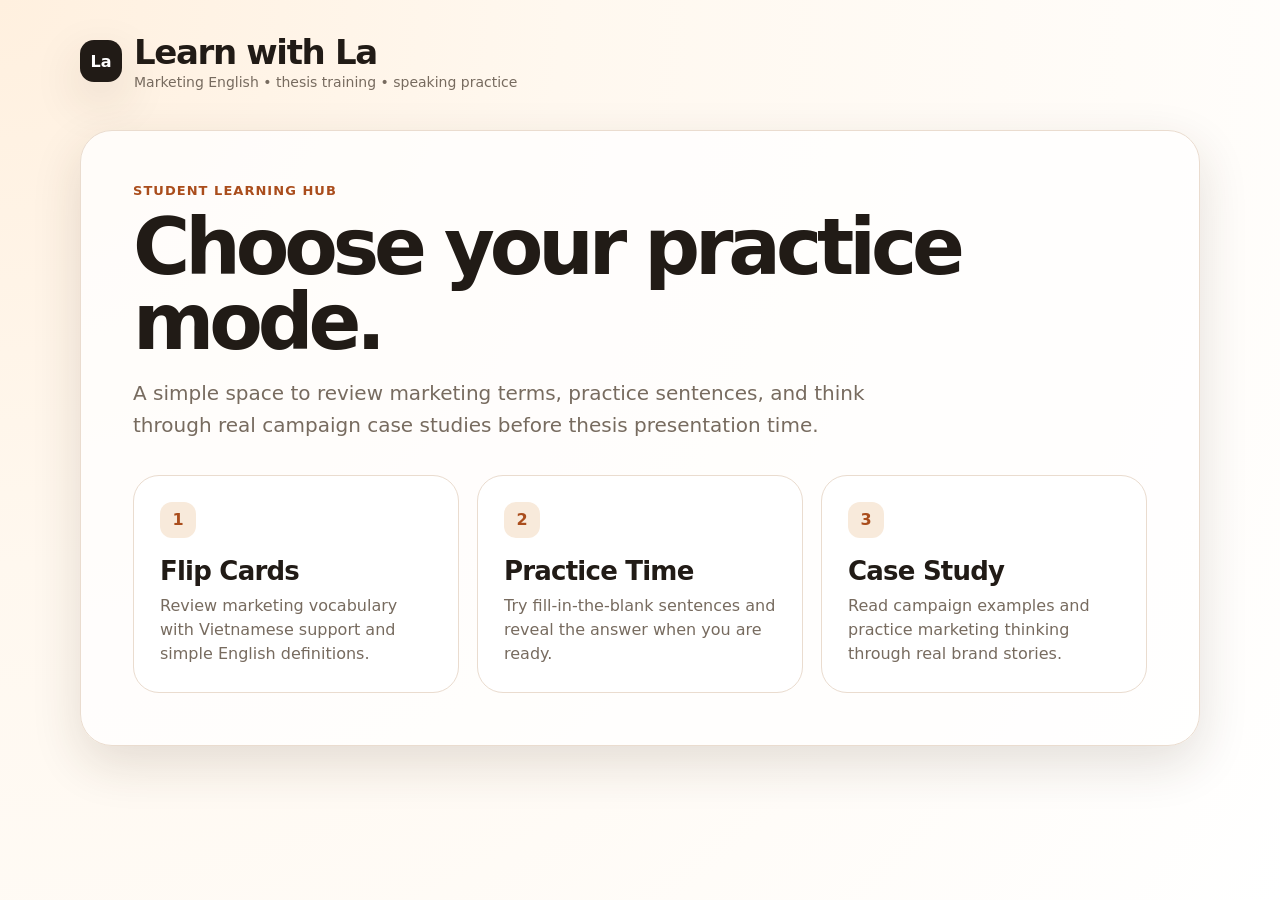
<file: index.html>
<!DOCTYPE html>
<html lang="en">
<head>
  <meta charset="UTF-8" />
  <meta name="viewport" content="width=device-width, initial-scale=1.0" />
  <title>Learn with La — Marketing English Training</title>
  <meta name="description" content="A cute study hub for marketing vocabulary, practice sentences, and case studies for thesis presentation preparation." />
  <meta property="og:title" content="Learn with La — Marketing English Training" />
  <meta property="og:description" content="A cute study hub for marketing vocabulary, practice sentences, and case studies for thesis presentation preparation." />
  <meta property="og:type" content="website" />
  <meta property="og:url" content="https://learnwithla.github.io/marketing-thesis-training/" />
  <meta property="og:image" content="https://learnwithla.github.io/marketing-thesis-training/og-image.png" />
  <meta name="twitter:card" content="summary_large_image" />
  <meta name="twitter:title" content="Learn with La — Marketing English Training" />
  <meta name="twitter:description" content="A cute study hub for marketing vocabulary, practice sentences, and case studies for thesis presentation preparation." />
  <meta name="twitter:image" content="https://learnwithla.github.io/marketing-thesis-training/og-image.png" />
  <link rel="stylesheet" href="styles.css" />
</head>
<body>
  <div class="app">
    <header class="topbar">
      <a class="brand" href="index.html" aria-label="Go to homepage">
        <div class="logo">La</div>
        <div>
          <h1>Learn with La</h1>
          <p>Marketing English • thesis training • speaking practice</p>
        </div>
      </a>
    </header>

    <main class="hero">
      <section class="hero-card">
        <div class="eyebrow">Student learning hub</div>
        <h2>Choose your practice mode.</h2>
        <p class="subtitle">A simple space to review marketing terms, practice sentences, and think through real campaign case studies before thesis presentation time.</p>

        <div class="option-grid">
          <a class="option" href="vocab.html">
            <div class="num">1</div>
            <h3>Flip Cards</h3>
            <p>Review marketing vocabulary with Vietnamese support and simple English definitions.</p>
          </a>
          <a class="option" href="practice.html">
            <div class="num">2</div>
            <h3>Practice Time</h3>
            <p>Try fill-in-the-blank sentences and reveal the answer when you are ready.</p>
          </a>
          <a class="option" href="casestudy.html">
            <div class="num">3</div>
            <h3>Case Study</h3>
            <p>Read campaign examples and practice marketing thinking through real brand stories.</p>
          </a>
        </div>
      </section>
    </main>
  </div>
</body>
</html>
</file>
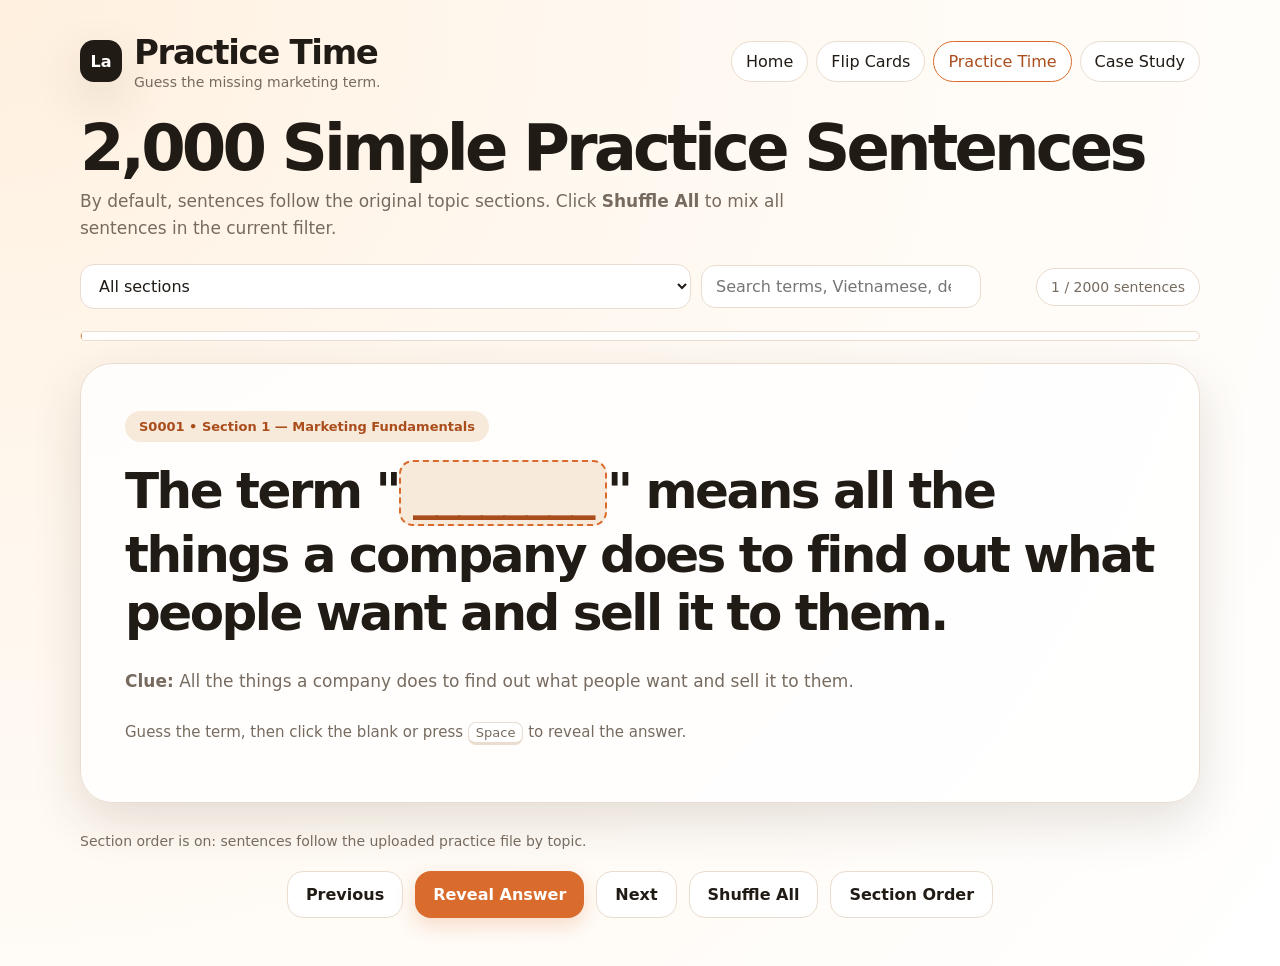
<file: practice.html>
<!DOCTYPE html>
<html lang="en">
<head>
  <meta charset="UTF-8" />
  <meta name="viewport" content="width=device-width, initial-scale=1.0" />
  <title>Marketing English Practice Time</title>
  <meta name="description" content="Practice 2,000 simple marketing sentences with fill-in-the-blank answers and shuffle mode." />
  <meta property="og:title" content="Marketing English Practice Time" />
  <meta property="og:description" content="Practice 2,000 simple marketing sentences with fill-in-the-blank answers and shuffle mode." />
  <meta property="og:type" content="website" />
  <meta property="og:url" content="https://learnwithla.github.io/marketing-thesis-training/practice.html" />
  <meta property="og:image" content="https://learnwithla.github.io/marketing-thesis-training/og-image.png" />
  <meta name="twitter:card" content="summary_large_image" />
  <meta name="twitter:title" content="Marketing English Practice Time" />
  <meta name="twitter:description" content="Practice 2,000 simple marketing sentences with fill-in-the-blank answers and shuffle mode." />
  <meta name="twitter:image" content="https://learnwithla.github.io/marketing-thesis-training/og-image.png" />
  <link rel="stylesheet" href="styles.css" />
</head>
<body>
  <div class="app">
    <header class="topbar">
      <a class="brand" href="index.html" aria-label="Go to homepage">
        <div class="logo">La</div>
        <div>
          <h1>Practice Time</h1>
          <p>Guess the missing marketing term.</p>
        </div>
      </a>
      <nav class="nav" aria-label="Main navigation">
        <a href="index.html">Home</a>
        <a href="vocab.html">Flip Cards</a>
        <a class="active" href="practice.html">Practice Time</a>
        <a href="casestudy.html">Case Study</a>
      </nav>
    </header>

    <main>
      <h2 class="page-title">2,000 Simple Practice Sentences</h2>
      <p class="page-subtitle">By default, sentences follow the original topic sections. Click <strong>Shuffle All</strong> to mix all sentences in the current filter.</p>

      <div class="toolbar">
        <div class="filters">
          <select id="practiceSection" aria-label="Filter by section"></select>
          <input id="practiceSearch" type="search" placeholder="Search terms, Vietnamese, definitions, or sentences..." aria-label="Search practice sentences" />
        </div>
        <span class="pill" id="practiceCount"></span>
      </div>

      <div class="study-wrap">
        <div class="progress"><div class="bar" id="practiceBar"></div></div>
        <div class="card-panel practice-card" id="practicePanel"></div>
        <p class="status-line" id="practiceStatus"></p>
        <div class="controls">
          <button class="btn secondary" id="practicePrev">Previous</button>
          <button class="btn" id="practiceReveal">Reveal Answer</button>
          <button class="btn secondary" id="practiceNext">Next</button>
          <button class="btn secondary" id="practiceShuffle">Shuffle All</button>
          <button class="btn secondary" id="practiceReset">Section Order</button>
        </div>
      </div>
    </main>
  </div>

  <script src="practice-data.js"></script>
  <script>
    const DATA = window.PRACTICE_DATA || [];
    const topics = [...new Map(DATA.map(x => [x.section, x.topic])).entries()].sort((a,b)=>a[0]-b[0]);
    const state = { index: 0, revealed: false, items: [...DATA], shuffled: false };
    const $ = (id) => document.getElementById(id);
    function escapeHTML(s) { return String(s ?? '').replace(/[&<>"']/g, ch => ({'&':'&amp;','<':'&lt;','>':'&gt;','"':'&quot;',"'":'&#39;'}[ch])); }
    function populateSectionSelect(select) {
      select.innerHTML = '<option value="all">All sections</option>' + topics.map(([num, topic]) => `<option value="${num}">Section ${num} — ${escapeHTML(topic)}</option>`).join('');
    }
    function currentFilteredList() {
      const sectionVal = $('practiceSection').value;
      const q = $('practiceSearch').value.trim().toLowerCase();
      return DATA.filter(item => {
        const sectionOK = sectionVal === 'all' || item.section === Number(sectionVal);
        const text = `${item.id} ${item.term} ${item.vi || ''} ${item.definition} ${item.sentence} ${item.topic}`.toLowerCase();
        return sectionOK && (!q || text.includes(q));
      });
    }
    function filterItems() {
      state.items = currentFilteredList();
      state.index = 0;
      state.revealed = false;
      state.shuffled = false;
      renderPractice();
    }
    function progressPct() { return state.items.length ? ((state.index + 1) / state.items.length) * 100 : 0; }
    function blankSentenceHTML(item, revealed) {
      const parts = item.blanked.split('[[BLANK]]');
      const blankClass = revealed ? 'blank revealed' : 'blank';
      const answer = revealed ? escapeHTML(item.blank_answer) : '________';
      return `${escapeHTML(parts[0] || '')}<span class="${blankClass}" id="activeBlank" title="Click to reveal answer">${answer}</span>${escapeHTML(parts.slice(1).join(''))}`;
    }
    function renderPractice() {
      const items = state.items;
      $('practiceCount').textContent = items.length ? `${state.index + 1} / ${items.length} sentences` : '0 sentences';
      $('practiceBar').style.width = progressPct() + '%';
      $('practiceStatus').textContent = state.shuffled ? 'Shuffle mode is on: sentences are mixed randomly.' : 'Section order is on: sentences follow the uploaded practice file by topic.';
      if (!items.length) { $('practicePanel').innerHTML = '<div class="empty">No practice sentences match this filter.</div>'; return; }
      const item = items[state.index];
      const clueText = state.revealed
        ? `<strong>${escapeHTML(item.term)}:</strong> ${escapeHTML(item.definition)}${item.vi ? ` <span class="vi-term" style="font-size: inherit; display:block; margin-top:8px;">${escapeHTML(item.vi)}</span>` : ''}`
        : `<strong>Clue:</strong> ${escapeHTML(item.definition)}`;
      $('practicePanel').innerHTML = `<div><div class="week-tag">${escapeHTML(item.id)} • Section ${item.section} — ${escapeHTML(item.topic)}</div><p class="sentence">${blankSentenceHTML(item, state.revealed)}</p><p class="practice-definition visible">${clueText}</p><p class="hint">Guess the term, then click the blank or press <span class="kbd">Space</span> to reveal the answer.</p></div>`;
      const blank = $('activeBlank');
      if (blank) blank.addEventListener('click', () => { state.revealed = !state.revealed; renderPractice(); });
      $('practiceReveal').textContent = state.revealed ? 'Hide Answer' : 'Reveal Answer';
    }
    function next() { if (!state.items.length) return; state.index = (state.index + 1) % state.items.length; state.revealed = false; renderPractice(); }
    function prev() { if (!state.items.length) return; state.index = (state.index - 1 + state.items.length) % state.items.length; state.revealed = false; renderPractice(); }
    function shuffleArray(arr) {
      const copy = [...arr];
      for (let i = copy.length - 1; i > 0; i--) {
        const j = Math.floor(Math.random() * (i + 1));
        [copy[i], copy[j]] = [copy[j], copy[i]];
      }
      return copy;
    }
    function shuffleAll() {
      const base = currentFilteredList();
      state.items = shuffleArray(base);
      state.index = 0;
      state.revealed = false;
      state.shuffled = true;
      renderPractice();
    }
    function resetOrder() {
      state.items = currentFilteredList();
      state.index = 0;
      state.revealed = false;
      state.shuffled = false;
      renderPractice();
    }
    function toggleReveal() { if (!state.items.length) return; state.revealed = !state.revealed; renderPractice(); }
    populateSectionSelect($('practiceSection'));
    $('practiceSection').addEventListener('input', filterItems);
    $('practiceSearch').addEventListener('input', filterItems);
    $('practiceReveal').addEventListener('click', toggleReveal);
    $('practiceNext').addEventListener('click', next);
    $('practicePrev').addEventListener('click', prev);
    $('practiceShuffle').addEventListener('click', shuffleAll);
    $('practiceReset').addEventListener('click', resetOrder);
    document.addEventListener('keydown', (e) => {
      if (e.key === 'ArrowRight') next();
      if (e.key === 'ArrowLeft') prev();
      if (e.code === 'Space' && !['INPUT','SELECT'].includes(document.activeElement.tagName)) { e.preventDefault(); toggleReveal(); }
    });
    renderPractice();
  </script>
</body>
</html>
</file>
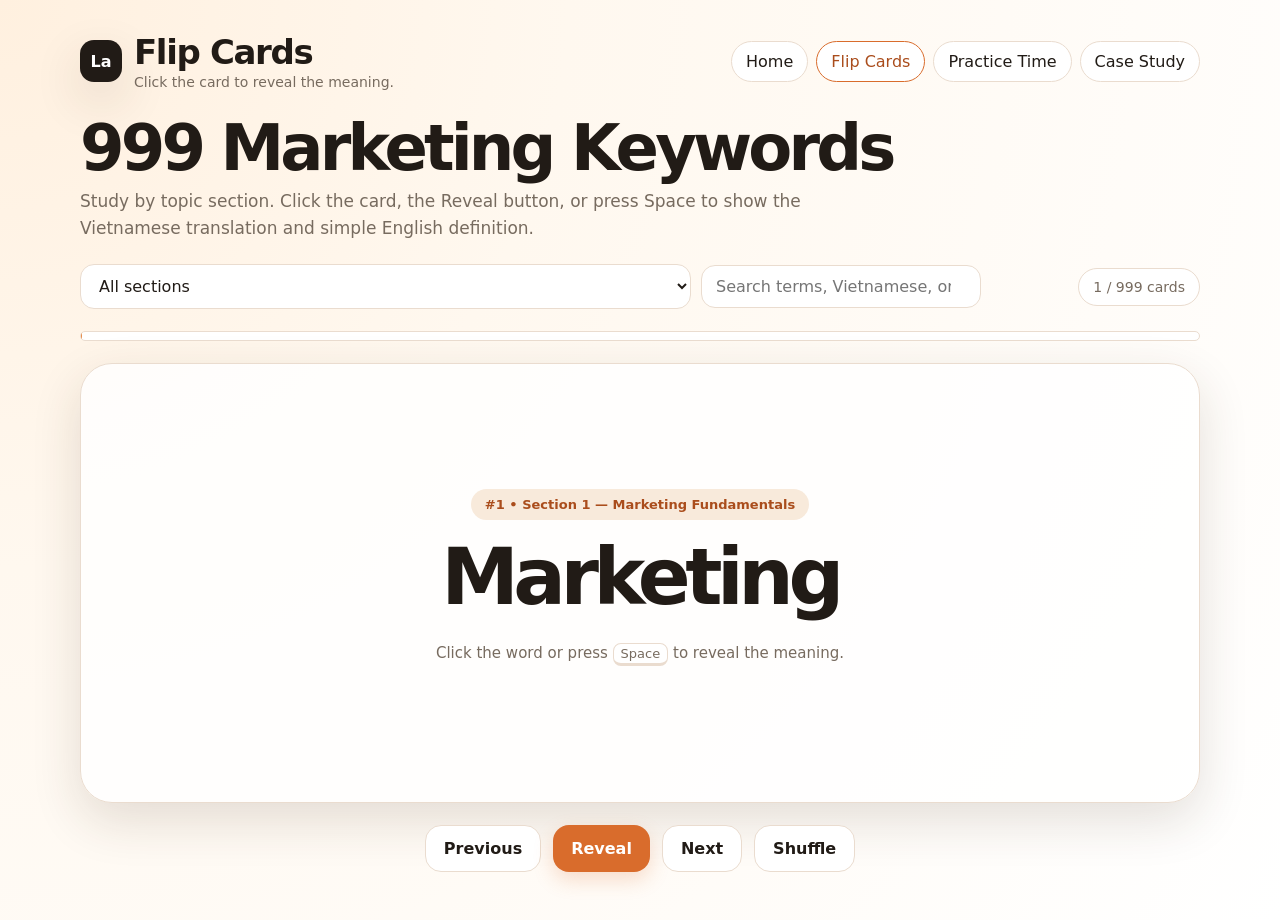
<file: vocab.html>
<!DOCTYPE html>
<html lang="en">
<head>
  <meta charset="UTF-8" />
  <meta name="viewport" content="width=device-width, initial-scale=1.0" />
  <title>Marketing English Flip Cards</title>
  <meta name="description" content="Review 999 marketing keywords with Vietnamese support and simple English definitions." />
  <meta property="og:title" content="Marketing English Flip Cards" />
  <meta property="og:description" content="Review 999 marketing keywords with Vietnamese support and simple English definitions." />
  <meta property="og:type" content="website" />
  <meta property="og:url" content="https://learnwithla.github.io/marketing-thesis-training/vocab.html" />
  <meta property="og:image" content="https://learnwithla.github.io/marketing-thesis-training/og-image.png" />
  <meta name="twitter:card" content="summary_large_image" />
  <meta name="twitter:title" content="Marketing English Flip Cards" />
  <meta name="twitter:description" content="Review 999 marketing keywords with Vietnamese support and simple English definitions." />
  <meta name="twitter:image" content="https://learnwithla.github.io/marketing-thesis-training/og-image.png" />
  <link rel="stylesheet" href="styles.css" />
</head>
<body>
  <div class="app">
    <header class="topbar">
      <a class="brand" href="index.html" aria-label="Go to homepage">
        <div class="logo">La</div>
        <div>
          <h1>Flip Cards</h1>
          <p>Click the card to reveal the meaning.</p>
        </div>
      </a>
      <nav class="nav" aria-label="Main navigation">
        <a href="index.html">Home</a>
        <a class="active" href="vocab.html">Flip Cards</a>
        <a href="practice.html">Practice Time</a>
        <a href="casestudy.html">Case Study</a>
      </nav>
    </header>

    <main>
      <h2 class="page-title">999 Marketing Keywords</h2>
      <p class="page-subtitle">Study by topic section. Click the card, the Reveal button, or press Space to show the Vietnamese translation and simple English definition.</p>

      <div class="toolbar">
        <div class="filters">
          <select id="vocabSection" aria-label="Filter by section"></select>
          <input id="vocabSearch" type="search" placeholder="Search terms, Vietnamese, or definitions..." aria-label="Search vocabulary" />
        </div>
        <span class="pill" id="vocabCount"></span>
      </div>

      <div class="study-wrap">
        <div class="progress"><div class="bar" id="vocabBar"></div></div>
        <div class="card-panel">
          <button class="flash-card" id="flashCard" aria-label="Click to reveal card"></button>
        </div>
        <div class="controls">
          <button class="btn secondary" id="vocabPrev">Previous</button>
          <button class="btn" id="vocabFlip">Reveal</button>
          <button class="btn secondary" id="vocabNext">Next</button>
          <button class="btn secondary" id="vocabShuffle">Shuffle</button>
        </div>
      </div>
    </main>
  </div>

  <script src="vocab-data.js"></script>
  <script>
    const DATA = window.VOCAB_DATA || [];
    const topics = [...new Map(DATA.map(x => [x.section, x.topic])).entries()].sort((a,b)=>a[0]-b[0]);
    const state = { index: 0, revealed: false, items: [...DATA] };
    const $ = (id) => document.getElementById(id);
    function escapeHTML(s) { return String(s ?? '').replace(/[&<>"']/g, ch => ({'&':'&amp;','<':'&lt;','>':'&gt;','"':'&quot;',"'":'&#39;'}[ch])); }
    function populateSectionSelect(select) {
      select.innerHTML = '<option value="all">All sections</option>' + topics.map(([num, topic]) => `<option value="${num}">Section ${num} — ${escapeHTML(topic)}</option>`).join('');
    }
    function filterItems() {
      const sectionVal = $('vocabSection').value;
      const q = $('vocabSearch').value.trim().toLowerCase();
      const list = DATA.filter(item => {
        const sectionOK = sectionVal === 'all' || item.section === Number(sectionVal);
        const text = `${item.id} ${item.term} ${item.vi || ''} ${item.definition} ${item.topic}`.toLowerCase();
        return sectionOK && (!q || text.includes(q));
      });
      state.items = list;
      state.index = 0;
      state.revealed = false;
      renderVocab();
    }
    function progressPct() { return state.items.length ? ((state.index + 1) / state.items.length) * 100 : 0; }
    function renderVocab() {
      const items = state.items;
      $('vocabCount').textContent = items.length ? `${state.index + 1} / ${items.length} cards` : '0 cards';
      $('vocabBar').style.width = progressPct() + '%';
      if (!items.length) { $('flashCard').innerHTML = '<div class="empty">No cards match this filter.</div>'; return; }
      const item = items[state.index];
      if (!state.revealed) {
        $('flashCard').innerHTML = `<div><div class="week-tag">#${item.id} • Section ${item.section} — ${escapeHTML(item.topic)}</div><p class="term">${escapeHTML(item.term)}</p><p class="hint">Click the word or press <span class="kbd">Space</span> to reveal the meaning.</p></div>`;
        $('vocabFlip').textContent = 'Reveal';
      } else {
        $('flashCard').innerHTML = `<div><div class="week-tag">#${item.id} • Section ${item.section} — ${escapeHTML(item.topic)}</div><p class="flipped-term">${escapeHTML(item.term)}</p><p class="vi-term">${escapeHTML(item.vi || '')}</p><p class="definition">${escapeHTML(item.definition)}</p><p class="hint">Click again to hide the meaning.</p></div>`;
        $('vocabFlip').textContent = 'Hide';
      }
    }
    function next() { if (!state.items.length) return; state.index = (state.index + 1) % state.items.length; state.revealed = false; renderVocab(); }
    function prev() { if (!state.items.length) return; state.index = (state.index - 1 + state.items.length) % state.items.length; state.revealed = false; renderVocab(); }
    function shuffle() {
      if (state.items.length < 2) return;
      let randomIndex = Math.floor(Math.random() * state.items.length);
      if (randomIndex === state.index) randomIndex = (randomIndex + 1) % state.items.length;
      state.index = randomIndex; state.revealed = false; renderVocab();
    }
    function toggleReveal() { if (!state.items.length) return; state.revealed = !state.revealed; renderVocab(); }
    populateSectionSelect($('vocabSection'));
    $('vocabSection').addEventListener('input', filterItems);
    $('vocabSearch').addEventListener('input', filterItems);
    $('flashCard').addEventListener('click', toggleReveal);
    $('vocabFlip').addEventListener('click', toggleReveal);
    $('vocabNext').addEventListener('click', next);
    $('vocabPrev').addEventListener('click', prev);
    $('vocabShuffle').addEventListener('click', shuffle);
    document.addEventListener('keydown', (e) => {
      if (e.key === 'ArrowRight') next();
      if (e.key === 'ArrowLeft') prev();
      if (e.code === 'Space' && !['INPUT','SELECT'].includes(document.activeElement.tagName)) { e.preventDefault(); toggleReveal(); }
    });
    renderVocab();
  </script>
</body>
</html>
</file>
<file: styles.css>
:root {
      --bg: #fff8ef;
      --card: #ffffff;
      --ink: #211b16;
      --muted: #776b5f;
      --line: #eadccf;
      --accent: #d96c2c;
      --accent-dark: #aa4d1c;
      --soft: #f8eadb;
      --success: #2e7356;
      --purple: #6c50c7;
      --shadow: 0 18px 50px rgba(63, 39, 20, 0.14);
      --radius: 24px;
    }
    * { box-sizing: border-box; }
    html { scroll-behavior: smooth; }
    body {
      margin: 0;
      font-family: Inter, ui-sans-serif, system-ui, -apple-system, BlinkMacSystemFont, "Segoe UI", sans-serif;
      background: radial-gradient(circle at top left, #fff0df 0, var(--bg) 36%, #ffffff 100%);
      color: var(--ink);
      min-height: 100vh;
    }
    button, select, input { font: inherit; }
    a { color: inherit; }
    .app { width: min(1120px, calc(100% - 32px)); margin: 0 auto; padding: 32px 0 48px; }
    .topbar { display: flex; align-items: center; justify-content: space-between; gap: 16px; margin-bottom: 24px; }
    .brand { display: flex; gap: 12px; align-items: center; text-decoration: none; }
    .logo { width: 42px; height: 42px; border-radius: 14px; background: var(--ink); color: #fff; display: grid; place-items: center; font-weight: 800; box-shadow: var(--shadow); }
    .brand h1 { margin: 0; font-size: clamp(22px, 4vw, 34px); letter-spacing: -0.04em; }
    .brand p { margin: 2px 0 0; color: var(--muted); font-size: 14px; }
    .nav { display: flex; align-items: center; gap: 8px; flex-wrap: wrap; justify-content: flex-end; }
    .nav a, .nav button { border: 1px solid var(--line); background: #fff; border-radius: 999px; padding: 10px 14px; cursor: pointer; color: var(--ink); text-decoration: none; }
    .nav a:hover, .nav button:hover, .nav .active { border-color: var(--accent); color: var(--accent-dark); }
    .hero { min-height: 72vh; display: grid; align-items: center; }
    .hero-card { background: rgba(255,255,255,.78); border: 1px solid var(--line); border-radius: 32px; padding: clamp(24px, 5vw, 52px); box-shadow: var(--shadow); }
    .eyebrow { color: var(--accent-dark); font-weight: 800; text-transform: uppercase; letter-spacing: .08em; font-size: 13px; margin-bottom: 12px; }
    .hero h2 { margin: 0; font-size: clamp(38px, 7vw, 78px); line-height: .95; letter-spacing: -0.065em; }
    .subtitle { color: var(--muted); font-size: clamp(16px, 2vw, 20px); max-width: 780px; line-height: 1.6; margin: 18px 0 0; }
    .option-grid { display: grid; grid-template-columns: repeat(3, minmax(0, 1fr)); gap: 18px; margin-top: 34px; }
    .option { text-align: left; border: 1px solid var(--line); background: #fff; border-radius: 26px; padding: 26px; cursor: pointer; transition: transform .18s ease, box-shadow .18s ease, border-color .18s ease; min-height: 180px; text-decoration: none; color: inherit; display: block; }
    .option:hover { transform: translateY(-4px); border-color: var(--accent); box-shadow: var(--shadow); }
    .option .num { width: 36px; height: 36px; border-radius: 12px; background: var(--soft); color: var(--accent-dark); display: grid; place-items: center; font-weight: 900; margin-bottom: 18px; }
    .option h3 { margin: 0 0 8px; font-size: 26px; letter-spacing: -0.03em; }
    .option p { margin: 0; color: var(--muted); line-height: 1.5; }
    .page-title { margin: 26px 0 8px; font-size: clamp(34px, 6vw, 64px); line-height: 1; letter-spacing: -0.06em; }
    .page-subtitle { margin: 0 0 22px; color: var(--muted); font-size: 17px; line-height: 1.6; max-width: 780px; }
    .toolbar { display: flex; flex-wrap: wrap; gap: 12px; align-items: center; justify-content: space-between; margin: 18px 0 22px; }
    .filters { display: flex; flex-wrap: wrap; gap: 10px; align-items: center; }
    .filters select, .filters input { border: 1px solid var(--line); background: #fff; color: var(--ink); padding: 11px 14px; border-radius: 14px; outline: none; }
    .filters input { min-width: 280px; }
    .pill { display: inline-flex; align-items: center; gap: 8px; border: 1px solid var(--line); background: #fff; color: var(--muted); border-radius: 999px; padding: 10px 14px; font-size: 14px; }
    .study-wrap { display: grid; gap: 22px; }
    .card-panel { background: rgba(255,255,255,.84); border: 1px solid var(--line); border-radius: 32px; padding: clamp(20px, 5vw, 44px); box-shadow: var(--shadow); min-height: 440px; display: grid; align-items: center; }
    .flash-card { border: 0; width: 100%; background: transparent; padding: 0; cursor: pointer; text-align: center; color: inherit; min-height: 300px; display: grid; place-items: center; }
    .week-tag { display: inline-flex; align-items: center; justify-content: center; background: var(--soft); color: var(--accent-dark); border-radius: 999px; padding: 8px 14px; font-size: 13px; font-weight: 800; margin-bottom: 18px; }
    .term { font-size: clamp(38px, 8vw, 78px); line-height: 1; letter-spacing: -0.07em; font-weight: 900; margin: 0 auto; max-width: 920px; }
    .definition { font-size: clamp(22px, 3.8vw, 38px); line-height: 1.22; letter-spacing: -0.035em; font-weight: 750; margin: 0 auto; max-width: 900px; }
    .flipped-term { font-size: clamp(34px, 6vw, 60px); line-height: 1.02; letter-spacing: -0.06em; font-weight: 900; margin: 0 auto 8px; max-width: 920px; }
    .vi-term { font-size: clamp(20px, 3vw, 30px); line-height: 1.2; font-weight: 800; color: var(--accent-dark); margin: 0 auto 24px; max-width: 900px; }
    .hint { color: var(--muted); margin-top: 28px; font-size: 15px; }
    .kbd { border: 1px solid var(--line); border-bottom-width: 3px; border-radius: 8px; padding: 2px 7px; background: #fff; font-size: 13px; }
    .example-small { color: var(--muted); margin: 26px auto 0; max-width: 820px; line-height: 1.6; font-size: 16px; }
    .controls { display: flex; flex-wrap: wrap; justify-content: center; gap: 12px; }
    .btn { border: 0; background: var(--accent); color: #fff; padding: 13px 18px; border-radius: 16px; cursor: pointer; font-weight: 800; box-shadow: 0 8px 20px rgba(217,108,44,.22); }
    .btn:hover { background: var(--accent-dark); }
    .btn.secondary { background: #fff; color: var(--ink); border: 1px solid var(--line); box-shadow: none; }
    .btn.secondary:hover { border-color: var(--accent); color: var(--accent-dark); }
    .progress { height: 10px; background: #fff; border: 1px solid var(--line); border-radius: 999px; overflow: hidden; }
    .bar { height: 100%; width: 0%; background: linear-gradient(90deg, var(--accent), #f3a35c); transition: width .2s ease; }
    .sentence { font-size: clamp(24px, 4.4vw, 50px); line-height: 1.16; letter-spacing: -0.05em; font-weight: 850; margin: 0; }
    .blank { display: inline-block; color: var(--accent-dark); background: var(--soft); border: 2px dashed var(--accent); border-radius: 14px; padding: 0 12px 4px; cursor: pointer; min-width: 130px; text-align: center; }
    .blank.revealed { color: #fff; background: var(--success); border-color: var(--success); }
    .practice-definition { color: var(--muted); margin: 26px 0 0; font-size: 17px; line-height: 1.6; opacity: .42; }
    .practice-definition.visible { opacity: 1; }
    .status-line { color: var(--muted); font-size: 14px; margin: 8px 0 0; }
    .empty { text-align: center; color: var(--muted); font-size: 18px; }
    @media (max-width: 820px) {
      .topbar { align-items: flex-start; flex-direction: column; }
      .nav { justify-content: flex-start; }
      .option-grid { grid-template-columns: 1fr; }
      .filters input { min-width: 100%; }
      .toolbar { align-items: stretch; }
      .filters { width: 100%; }
      .filters select, .filters input { width: 100%; }
      .card-panel { min-height: 380px; }
    }
</file>
